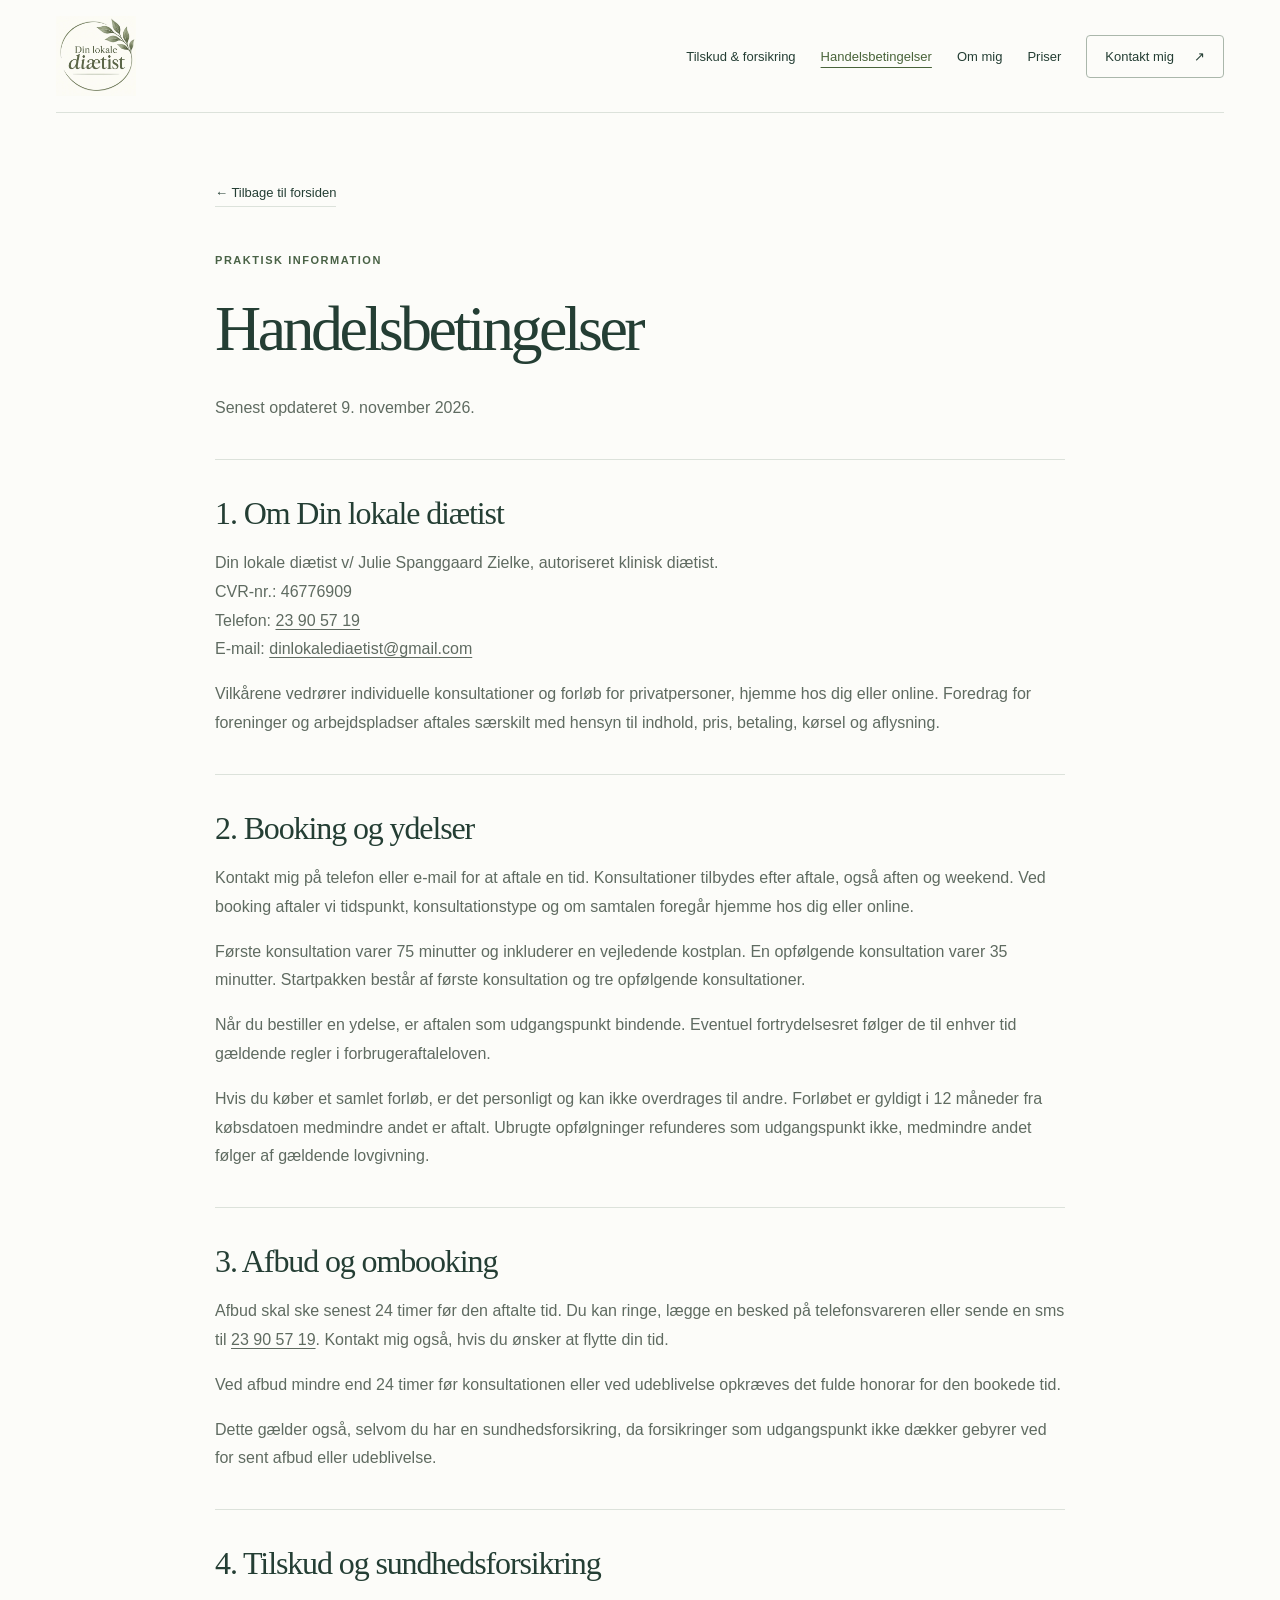
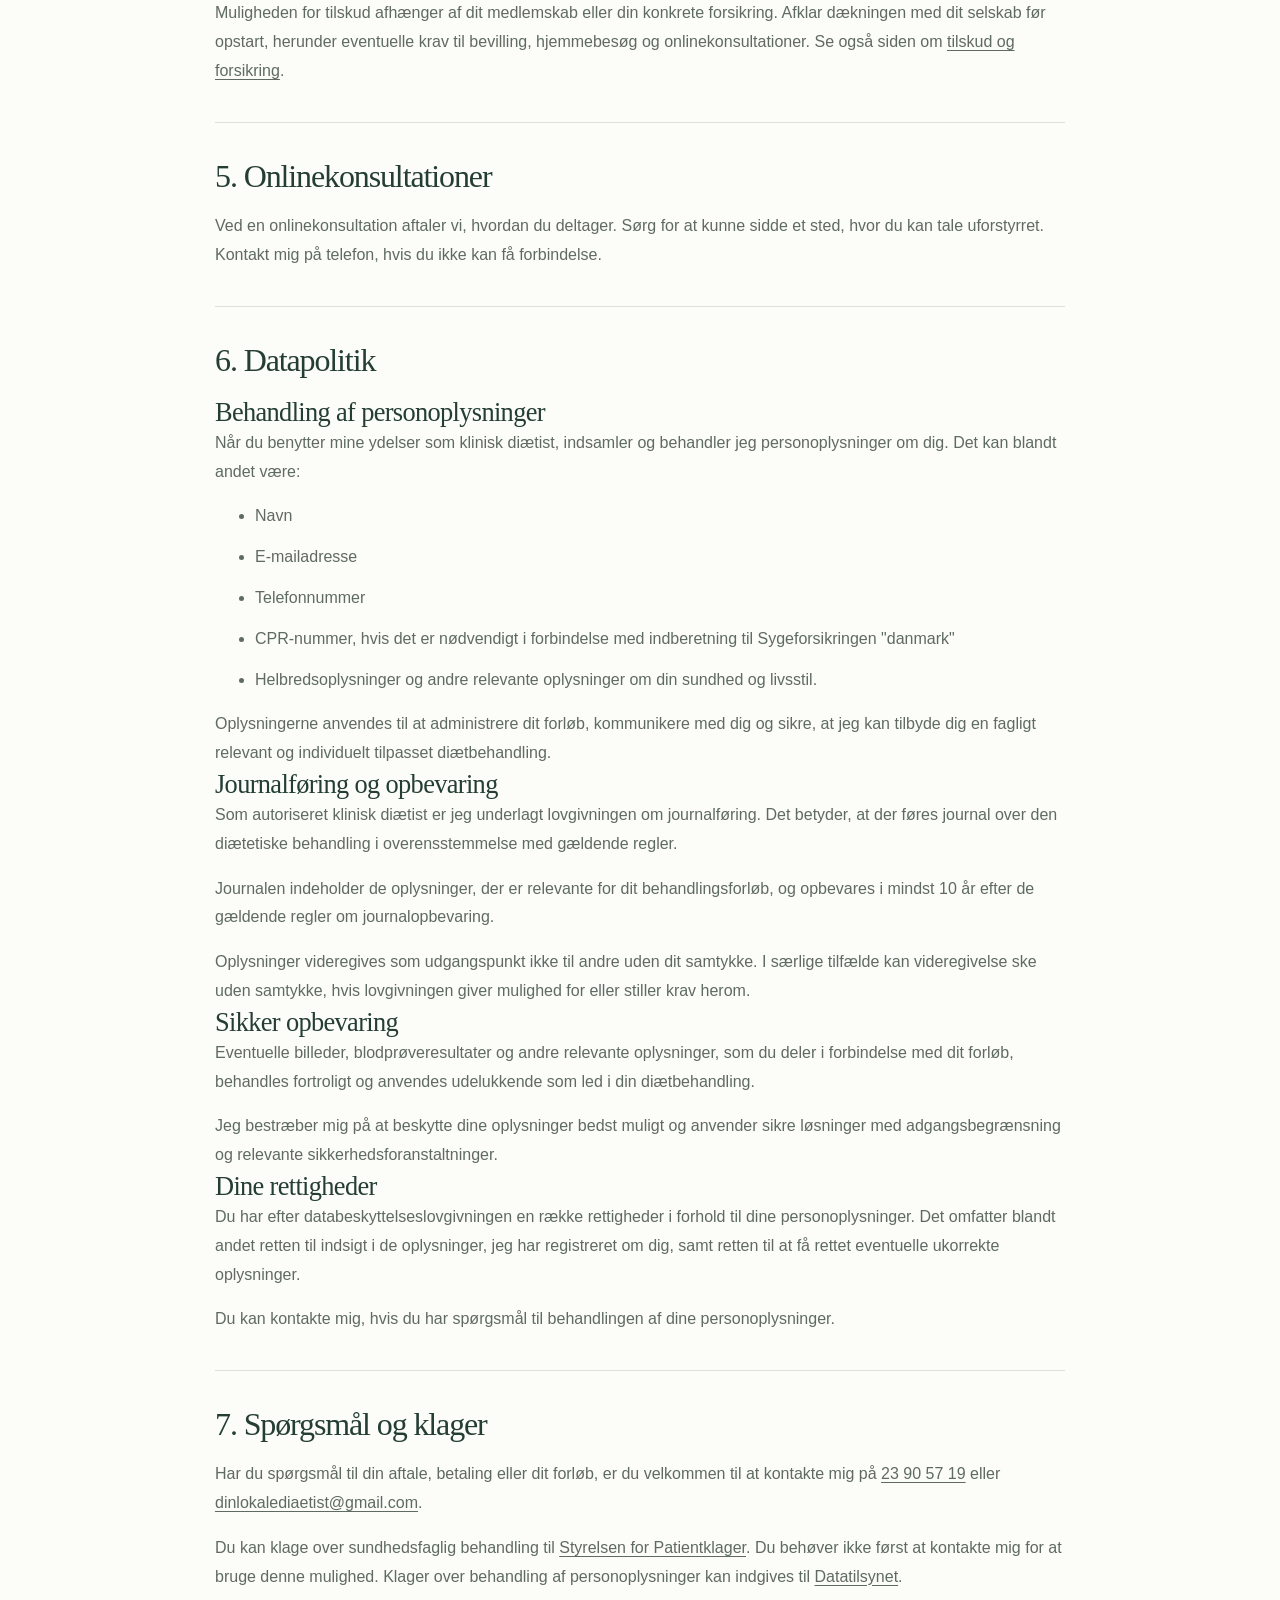
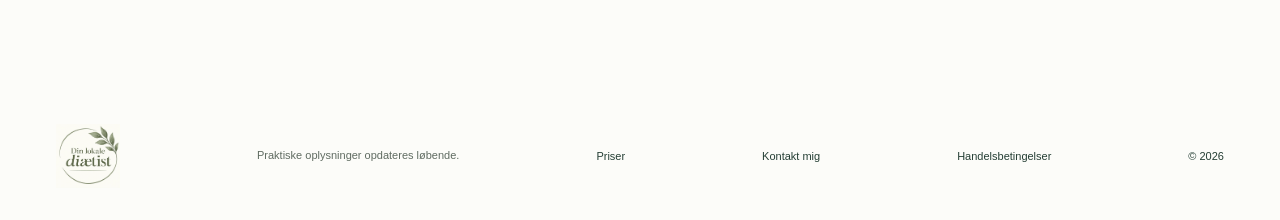
<file: handelsbetingelser.html>
<!DOCTYPE html>
<html lang="da"><head><meta charset="utf-8"><meta name="viewport" content="width=device-width, initial-scale=1"><meta name="description" content="Læs handelsbetingelserne for konsultationer og forløb hos Din lokale diætist, herunder booking, betaling, afbud og kørsel."><meta name="theme-color" content="#254b3c"><title>Handelsbetingelser | Din lokale diætist</title>
  <link rel="canonical" href="https://dinlokalediaetist.dk/handelsbetingelser.html">
  <link rel="icon" href="favicon.ico" sizes="16x16 32x32 48x48">
  <link rel="icon" type="image/png" href="favicon.png" sizes="96x96">
  <link rel="apple-touch-icon" href="apple-touch-icon.png" sizes="180x180">
  <link rel="stylesheet" href="styles.css?v=20261117-sitelinks"></head><body>
<a class="skip-link" href="#indhold">Gå til indhold</a>
<header class="site-header wrap">
  <a class="brand" href="index.html" aria-label="Din lokale diætist – forside"><img class="brand-logo" src="images/logo.jpg" alt="Din lokale diætist" width="80" height="80" decoding="async"></a>
  <nav aria-label="Hovedmenu">
    <a href="tilskud-og-forsikring.html">Tilskud &amp; forsikring</a>
    <a href="handelsbetingelser.html" aria-current="page">Handelsbetingelser</a>
    <a href="index.html#om-mig">Om mig</a>
    <a href="priser.html">Priser</a>
    <a class="nav-contact" href="kontakt.html">Kontakt mig <span aria-hidden="true">↗</span></a>
  </nav>
</header>
<main class="document wrap" id="indhold">
  <a class="back-link" href="index.html">← Tilbage til forsiden</a>
  <p class="eyebrow">Praktisk information</p>
  <h1>Handelsbetingelser</h1>
  <p>Senest opdateret <time datetime="2026-11-09">9. november 2026</time>.</p>

  <section aria-labelledby="kontakt">
    <h2 id="kontakt">1. Om Din lokale diætist</h2>
    <p>Din lokale diætist v/ Julie Spanggaard Zielke, autoriseret klinisk diætist.<br>CVR-nr.: 46776909<br>Telefon: <a href="tel:+4523905719">23 90 57 19</a><br>E-mail: <a href="mailto:dinlokalediaetist@gmail.com">dinlokalediaetist@gmail.com</a></p>
    <p>Vilkårene vedrører individuelle konsultationer og forløb for privatpersoner, hjemme hos dig eller online. Foredrag for foreninger og arbejdspladser aftales særskilt med hensyn til indhold, pris, betaling, kørsel og aflysning.</p>
  </section>

  <section aria-labelledby="booking">
    <h2 id="booking">2. Booking og ydelser</h2>
    <p>Kontakt mig på telefon eller e-mail for at aftale en tid. Konsultationer tilbydes efter aftale, også aften og weekend. Ved booking aftaler vi tidspunkt, konsultationstype og om samtalen foregår hjemme hos dig eller online.</p>
    <p>Første konsultation varer 75 minutter og inkluderer en vejledende kostplan. En opfølgende konsultation varer 35 minutter. Startpakken består af første konsultation og tre opfølgende konsultationer.</p>
    <p>Når du bestiller en ydelse, er aftalen som udgangspunkt bindende. Eventuel fortrydelsesret følger de til enhver tid gældende regler i forbrugeraftaleloven.</p>
    <p>Hvis du køber et samlet forløb, er det personligt og kan ikke overdrages til andre. Forløbet er gyldigt i 12 måneder fra købsdatoen medmindre andet er aftalt. Ubrugte opfølgninger refunderes som udgangspunkt ikke, medmindre andet følger af gældende lovgivning.</p>
  </section>

  <section aria-labelledby="afbud">
    <h2 id="afbud">3. Afbud og ombooking</h2>
    <p>Afbud skal ske senest 24 timer før den aftalte tid. Du kan ringe, lægge en besked på telefonsvareren eller sende en sms til <a href="tel:+4523905719">23 90 57 19</a>. Kontakt mig også, hvis du ønsker at flytte din tid.</p>
    <p>Ved afbud mindre end 24 timer før konsultationen eller ved udeblivelse opkræves det fulde honorar for den bookede tid.</p>
    <p>Dette gælder også, selvom du har en sundhedsforsikring, da forsikringer som udgangspunkt ikke dækker gebyrer ved for sent afbud eller udeblivelse.</p>
  </section>

  <section aria-labelledby="tilskud">
    <h2 id="tilskud">4. Tilskud og sundhedsforsikring</h2>
    <p>Muligheden for tilskud afhænger af dit medlemskab eller din konkrete forsikring. Afklar dækningen med dit selskab før opstart, herunder eventuelle krav til bevilling, hjemmebesøg og onlinekonsultationer. Se også siden om <a href="tilskud-og-forsikring.html">tilskud og forsikring</a>.</p>
  </section>

  <section aria-labelledby="online">
    <h2 id="online">5. Onlinekonsultationer</h2>
    <p>Ved en onlinekonsultation aftaler vi, hvordan du deltager. Sørg for at kunne sidde et sted, hvor du kan tale uforstyrret. Kontakt mig på telefon, hvis du ikke kan få forbindelse.</p>
  </section>

  <section aria-labelledby="personoplysninger">
    <h2 id="personoplysninger">6. Datapolitik</h2>
    <h3>Behandling af personoplysninger</h3>
    <p>Når du benytter mine ydelser som klinisk diætist, indsamler og behandler jeg personoplysninger om dig. Det kan blandt andet være:</p>
    <ul>
      <li>Navn</li>
      <li>E-mailadresse</li>
      <li>Telefonnummer</li>
      <li>CPR-nummer, hvis det er nødvendigt i forbindelse med indberetning til Sygeforsikringen "danmark"</li>
      <li>Helbredsoplysninger og andre relevante oplysninger om din sundhed og livsstil.</li>
    </ul>
    <p>Oplysningerne anvendes til at administrere dit forløb, kommunikere med dig og sikre, at jeg kan tilbyde dig en fagligt relevant og individuelt tilpasset diætbehandling.</p>

    <h3>Journalføring og opbevaring</h3>
    <p>Som autoriseret klinisk diætist er jeg underlagt lovgivningen om journalføring. Det betyder, at der føres journal over den diætetiske behandling i overensstemmelse med gældende regler.</p>
    <p>Journalen indeholder de oplysninger, der er relevante for dit behandlingsforløb, og opbevares i mindst 10 år efter de gældende regler om journalopbevaring.</p>
    <p>Oplysninger videregives som udgangspunkt ikke til andre uden dit samtykke. I særlige tilfælde kan videregivelse ske uden samtykke, hvis lovgivningen giver mulighed for eller stiller krav herom.</p>

    <h3>Sikker opbevaring</h3>
    <p>Eventuelle billeder, blodprøveresultater og andre relevante oplysninger, som du deler i forbindelse med dit forløb, behandles fortroligt og anvendes udelukkende som led i din diætbehandling.</p>
    <p>Jeg bestræber mig på at beskytte dine oplysninger bedst muligt og anvender sikre løsninger med adgangsbegrænsning og relevante sikkerhedsforanstaltninger.</p>

    <h3>Dine rettigheder</h3>
    <p>Du har efter databeskyttelseslovgivningen en række rettigheder i forhold til dine personoplysninger. Det omfatter blandt andet retten til indsigt i de oplysninger, jeg har registreret om dig, samt retten til at få rettet eventuelle ukorrekte oplysninger.</p>
    <p>Du kan kontakte mig, hvis du har spørgsmål til behandlingen af dine personoplysninger.</p>
  </section>

  <section aria-labelledby="klager">
    <h2 id="klager">7. Spørgsmål og klager</h2>
    <p>Har du spørgsmål til din aftale, betaling eller dit forløb, er du velkommen til at kontakte mig på <a href="tel:+4523905719">23 90 57 19</a> eller <a href="mailto:dinlokalediaetist@gmail.com">dinlokalediaetist@gmail.com</a>.</p>
    <p>Du kan klage over sundhedsfaglig behandling til <a href="https://www.stpk.dk/borgere/klag-over-en-behandling/klag-over-en-behandling/">Styrelsen for Patientklager</a>. Du behøver ikke først at kontakte mig for at bruge denne mulighed. Klager over behandling af personoplysninger kan indgives til <a href="https://www.datatilsynet.dk/borger/klage-til-datatilsynet">Datatilsynet</a>.</p>
  </section>
</main>
<footer class="site-footer wrap"><a class="footer-brand" href="index.html" aria-label="Din lokale diætist – forside"><img class="brand-logo" src="images/logo.jpg" alt="Din lokale diætist" width="64" height="64" loading="lazy" decoding="async"></a><p>Praktiske oplysninger opdateres løbende.</p><a href="priser.html">Priser</a><a href="kontakt.html">Kontakt mig</a><a href="handelsbetingelser.html">Handelsbetingelser</a><span>© 2026</span></footer>
</body></html>
</file>
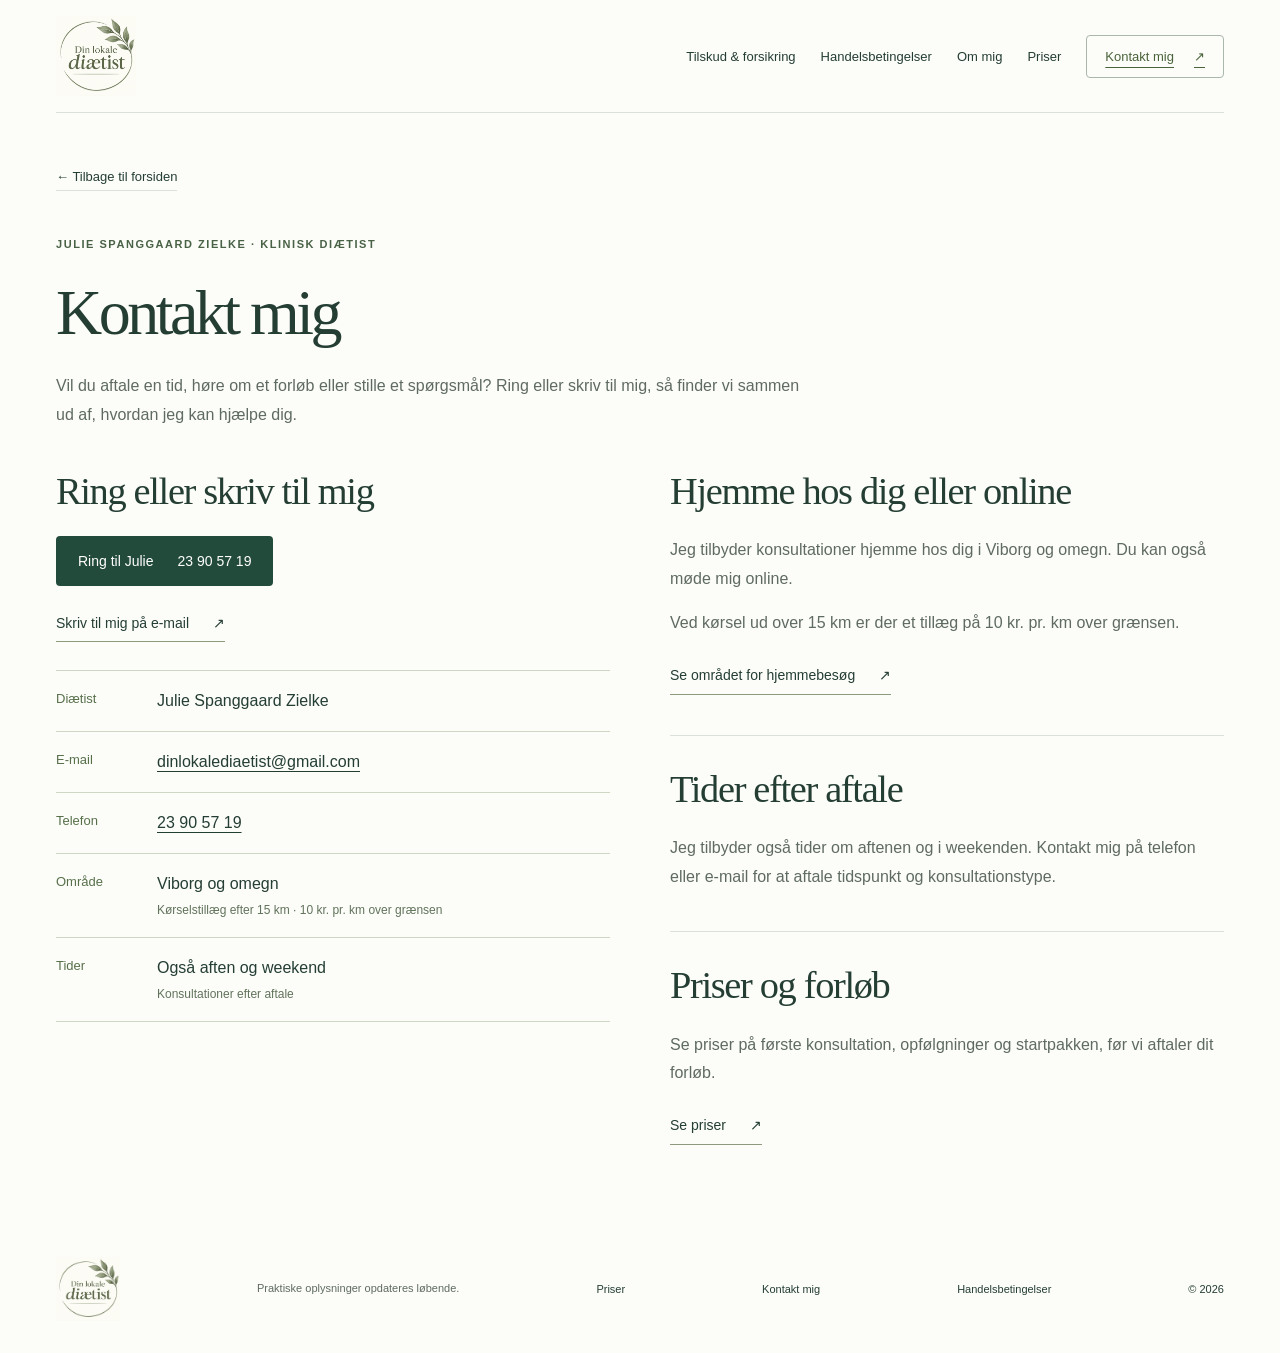
<file: kontakt.html>
<!DOCTYPE html>
<html lang="da">
<head>
  <meta charset="utf-8">
  <meta name="viewport" content="width=device-width, initial-scale=1">
  <meta name="description" content="Kontakt klinisk diætist Julie Spanggaard Zielke på 23 90 57 19 eller dinlokalediaetist@gmail.com. Hjemmebesøg nær Viborg og samtaler online.">
  <meta name="theme-color" content="#254b3c">
  <title>Kontakt mig | Din lokale diætist</title>
  <link rel="canonical" href="https://dinlokalediaetist.dk/kontakt.html">
  <link rel="icon" href="favicon.ico" sizes="16x16 32x32 48x48">
  <link rel="icon" type="image/png" href="favicon.png" sizes="96x96">
  <link rel="apple-touch-icon" href="apple-touch-icon.png" sizes="180x180">
  <link rel="stylesheet" href="styles.css?v=20261117-sitelinks">
</head>
<body>
<a class="skip-link" href="#indhold">Gå til indhold</a>
<header class="site-header wrap">
  <a class="brand" href="index.html" aria-label="Din lokale diætist – forside"><img class="brand-logo" src="images/logo.jpg" alt="Din lokale diætist" width="80" height="80" decoding="async"></a>
  <nav aria-label="Hovedmenu">
    <a href="tilskud-og-forsikring.html">Tilskud &amp; forsikring</a>
    <a href="handelsbetingelser.html">Handelsbetingelser</a>
    <a href="index.html#om-mig">Om mig</a>
    <a href="priser.html">Priser</a>
    <a class="nav-contact" href="kontakt.html" aria-current="page">Kontakt mig <span aria-hidden="true">↗</span></a>
  </nav>
</header>
<main class="detail-page wrap" id="indhold">
  <div class="page-intro">
    <a class="back-link" href="index.html">← Tilbage til forsiden</a>
    <p class="eyebrow">Julie Spanggaard Zielke · Klinisk diætist</p>
    <h1>Kontakt mig</h1>
    <p>Vil du aftale en tid, høre om et forløb eller stille et spørgsmål? Ring eller skriv til mig, så finder vi sammen ud af, hvordan jeg kan hjælpe dig.</p>
  </div>
  <div class="contact-page-grid">
    <section class="page-section" aria-labelledby="contact-information">
      <h2 id="contact-information">Ring eller skriv til mig</h2>
      <a class="button button-dark" href="tel:+4523905719">Ring til Julie <span>23 90 57 19</span></a>
      <a class="text-link" href="mailto:dinlokalediaetist@gmail.com">Skriv til mig på e-mail <span aria-hidden="true">↗</span></a>
      <dl class="contact-details"><div><dt>Diætist</dt><dd>Julie Spanggaard Zielke</dd></div><div><dt>E-mail</dt><dd><a href="mailto:dinlokalediaetist@gmail.com">dinlokalediaetist@gmail.com</a></dd></div><div><dt>Telefon</dt><dd><a href="tel:+4523905719">23 90 57 19</a></dd></div><div><dt>Område</dt><dd>Viborg og omegn<span>Kørselstillæg efter 15 km · 10 kr. pr. km over grænsen</span></dd></div><div><dt>Tider</dt><dd>Også aften og weekend<span>Konsultationer efter aftale</span></dd></div></dl>
    </section>
    <div>
      <section class="page-section" aria-labelledby="home-visits">
        <h2 id="home-visits">Hjemme hos dig eller online</h2>
        <p>Jeg tilbyder konsultationer hjemme hos dig i Viborg og omegn. Du kan også møde mig online.</p>
        <p>Ved kørsel ud over 15 km er der et tillæg på 10 kr. pr. km over grænsen.</p>
        <a class="text-link" href="index.html#kontakt">Se området for hjemmebesøg <span aria-hidden="true">↗</span></a>
      </section>
      <section class="page-section" aria-labelledby="appointment-times">
        <h2 id="appointment-times">Tider efter aftale</h2>
        <p>Jeg tilbyder også tider om aftenen og i weekenden. Kontakt mig på telefon eller e-mail for at aftale tidspunkt og konsultationstype.</p>
      </section>
      <section class="page-section" aria-labelledby="contact-prices">
        <h2 id="contact-prices">Priser og forløb</h2>
        <p>Se priser på første konsultation, opfølgninger og startpakken, før vi aftaler dit forløb.</p>
        <a class="text-link" href="priser.html">Se priser <span aria-hidden="true">↗</span></a>
      </section>
    </div>
  </div>
</main>
<footer class="site-footer wrap"><a class="footer-brand" href="index.html" aria-label="Din lokale diætist – forside"><img class="brand-logo" src="images/logo.jpg" alt="Din lokale diætist" width="64" height="64" loading="lazy" decoding="async"></a><p>Praktiske oplysninger opdateres løbende.</p><a href="priser.html">Priser</a><a href="kontakt.html">Kontakt mig</a><a href="handelsbetingelser.html">Handelsbetingelser</a><span>© 2026</span></footer>
</body>
</html>
</file>
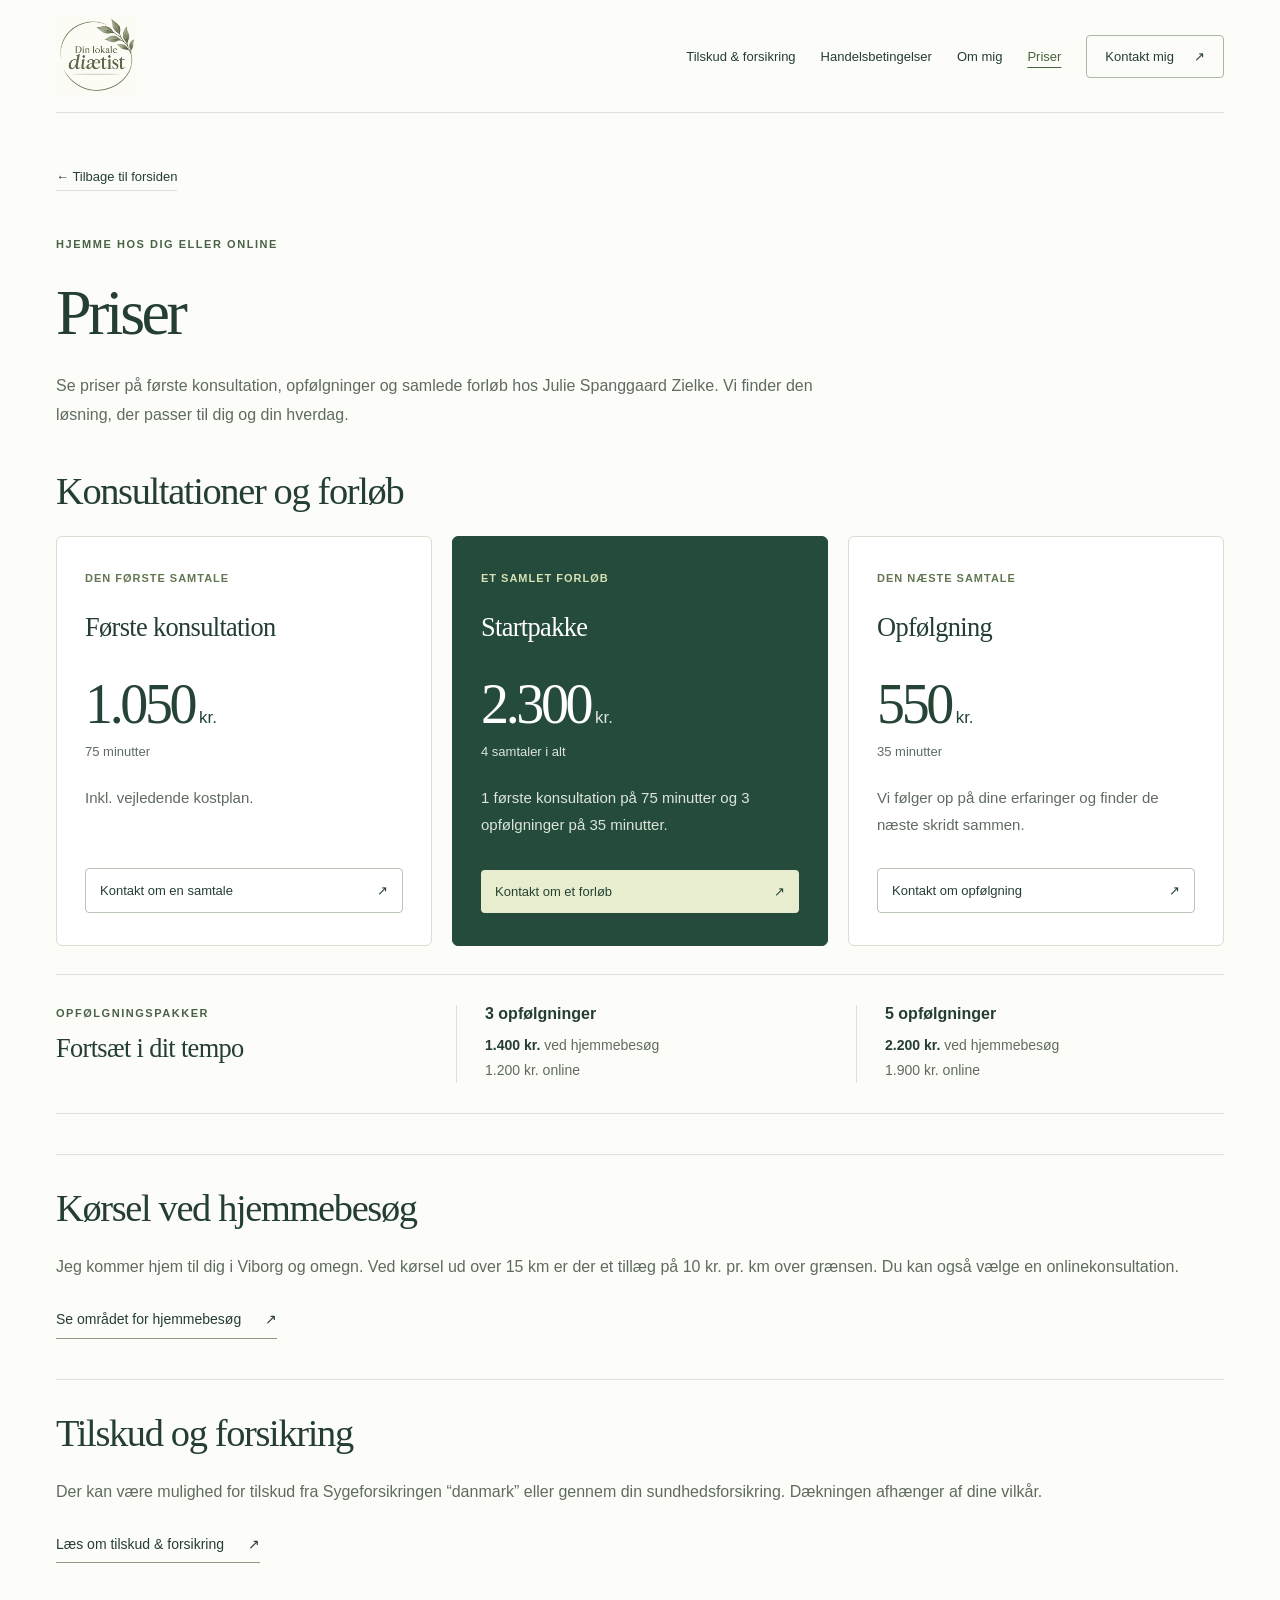
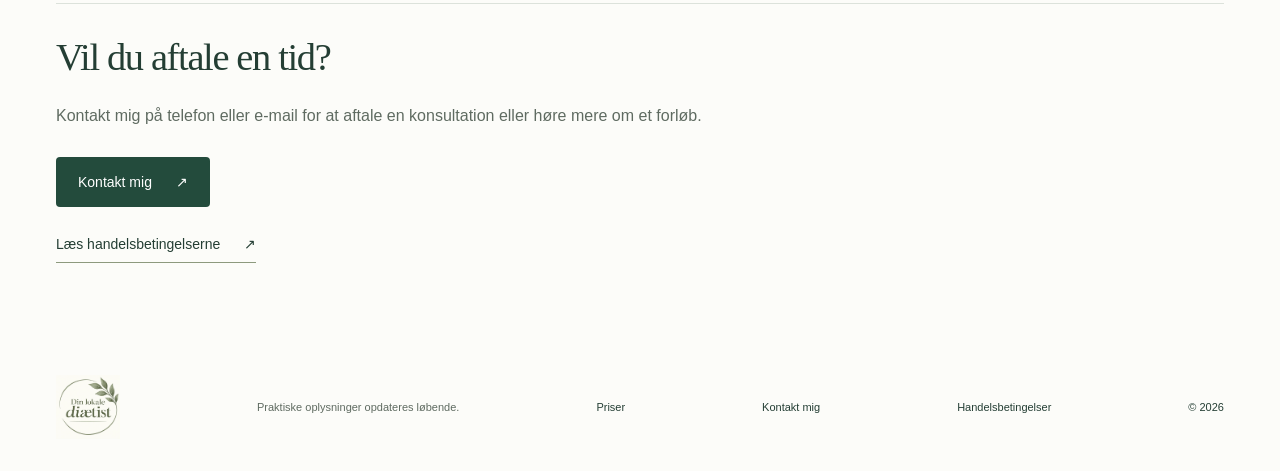
<file: priser.html>
<!DOCTYPE html>
<html lang="da">
<head>
  <meta charset="utf-8">
  <meta name="viewport" content="width=device-width, initial-scale=1">
  <meta name="description" content="Se priser på diætistkonsultationer, opfølgninger og forløb hos Julie Spanggaard Zielke. Hjemmebesøg i Viborg og omegn eller online.">
  <meta name="theme-color" content="#254b3c">
  <title>Priser | Din lokale diætist</title>
  <link rel="canonical" href="https://dinlokalediaetist.dk/priser.html">
  <link rel="icon" href="favicon.ico" sizes="16x16 32x32 48x48">
  <link rel="icon" type="image/png" href="favicon.png" sizes="96x96">
  <link rel="apple-touch-icon" href="apple-touch-icon.png" sizes="180x180">
  <link rel="stylesheet" href="styles.css?v=20261117-sitelinks">
</head>
<body>
<a class="skip-link" href="#indhold">Gå til indhold</a>
<header class="site-header wrap">
  <a class="brand" href="index.html" aria-label="Din lokale diætist – forside"><img class="brand-logo" src="images/logo.jpg" alt="Din lokale diætist" width="80" height="80" decoding="async"></a>
  <nav aria-label="Hovedmenu">
    <a href="tilskud-og-forsikring.html">Tilskud &amp; forsikring</a>
    <a href="handelsbetingelser.html">Handelsbetingelser</a>
    <a href="index.html#om-mig">Om mig</a>
    <a href="priser.html" aria-current="page">Priser</a>
    <a class="nav-contact" href="kontakt.html">Kontakt mig <span aria-hidden="true">↗</span></a>
  </nav>
</header>
<main class="detail-page wrap" id="indhold">
  <div class="page-intro">
    <a class="back-link" href="index.html">← Tilbage til forsiden</a>
    <p class="eyebrow">Hjemme hos dig eller online</p>
    <h1>Priser</h1>
    <p>Se priser på første konsultation, opfølgninger og samlede forløb hos Julie Spanggaard Zielke. Vi finder den løsning, der passer til dig og din hverdag.</p>
  </div>
  <section class="page-section" aria-labelledby="consultation-prices">
    <h2 id="consultation-prices">Konsultationer og forløb</h2>
    <div class="price-grid">
      <article class="price-card"><p class="price-type">Den første samtale</p><h3>Første konsultation</h3><p class="price"><strong>1.050</strong> kr.</p><p class="duration">75 minutter</p><p>Inkl. vejledende kostplan.</p><a class="button button-outline" href="kontakt.html">Kontakt om en samtale <span aria-hidden="true">↗</span></a></article>
      <article class="price-card featured"><p class="price-type">Et samlet forløb</p><h3>Startpakke</h3><p class="price"><strong>2.300</strong> kr.</p><p class="duration">4 samtaler i alt</p><p>1 første konsultation på 75 minutter og 3 opfølgninger på 35 minutter.</p><a class="button button-light" href="kontakt.html">Kontakt om et forløb <span aria-hidden="true">↗</span></a></article>
      <article class="price-card"><p class="price-type">Den næste samtale</p><h3>Opfølgning</h3><p class="price"><strong>550</strong> kr.</p><p class="duration">35 minutter</p><p>Vi følger op på dine erfaringer og finder de næste skridt sammen.</p><a class="button button-outline" href="kontakt.html">Kontakt om opfølgning <span aria-hidden="true">↗</span></a></article>
    </div>
    <div class="followup-packages"><div><p class="eyebrow">Opfølgningspakker</p><h3>Fortsæt i dit tempo</h3></div><div class="package"><h4>3 opfølgninger</h4><p><strong>1.400 kr.</strong> ved hjemmebesøg</p><p>1.200 kr. online</p></div><div class="package"><h4>5 opfølgninger</h4><p><strong>2.200 kr.</strong> ved hjemmebesøg</p><p>1.900 kr. online</p></div></div>
  </section>
  <section class="page-section" aria-labelledby="travel-prices">
    <h2 id="travel-prices">Kørsel ved hjemmebesøg</h2>
    <p>Jeg kommer hjem til dig i Viborg og omegn. Ved kørsel ud over 15 km er der et tillæg på 10 kr. pr. km over grænsen. Du kan også vælge en onlinekonsultation.</p>
    <a class="text-link" href="index.html#kontakt">Se området for hjemmebesøg <span aria-hidden="true">↗</span></a>
  </section>
  <section class="page-section" aria-labelledby="subsidy-prices">
    <h2 id="subsidy-prices">Tilskud og forsikring</h2>
    <p>Der kan være mulighed for tilskud fra Sygeforsikringen “danmark” eller gennem din sundhedsforsikring. Dækningen afhænger af dine vilkår.</p>
    <a class="text-link" href="tilskud-og-forsikring.html">Læs om tilskud &amp; forsikring <span aria-hidden="true">↗</span></a>
  </section>
  <section class="page-section" aria-labelledby="book-consultation">
    <h2 id="book-consultation">Vil du aftale en tid?</h2>
    <p>Kontakt mig på telefon eller e-mail for at aftale en konsultation eller høre mere om et forløb.</p>
    <a class="button button-dark contact-call" href="kontakt.html">Kontakt mig <span aria-hidden="true">↗</span></a>
    <a class="text-link" href="handelsbetingelser.html">Læs handelsbetingelserne <span aria-hidden="true">↗</span></a>
  </section>
</main>
<footer class="site-footer wrap"><a class="footer-brand" href="index.html" aria-label="Din lokale diætist – forside"><img class="brand-logo" src="images/logo.jpg" alt="Din lokale diætist" width="64" height="64" loading="lazy" decoding="async"></a><p>Praktiske oplysninger opdateres løbende.</p><a href="priser.html">Priser</a><a href="kontakt.html">Kontakt mig</a><a href="handelsbetingelser.html">Handelsbetingelser</a><span>© 2026</span></footer>
</body>
</html>
</file>
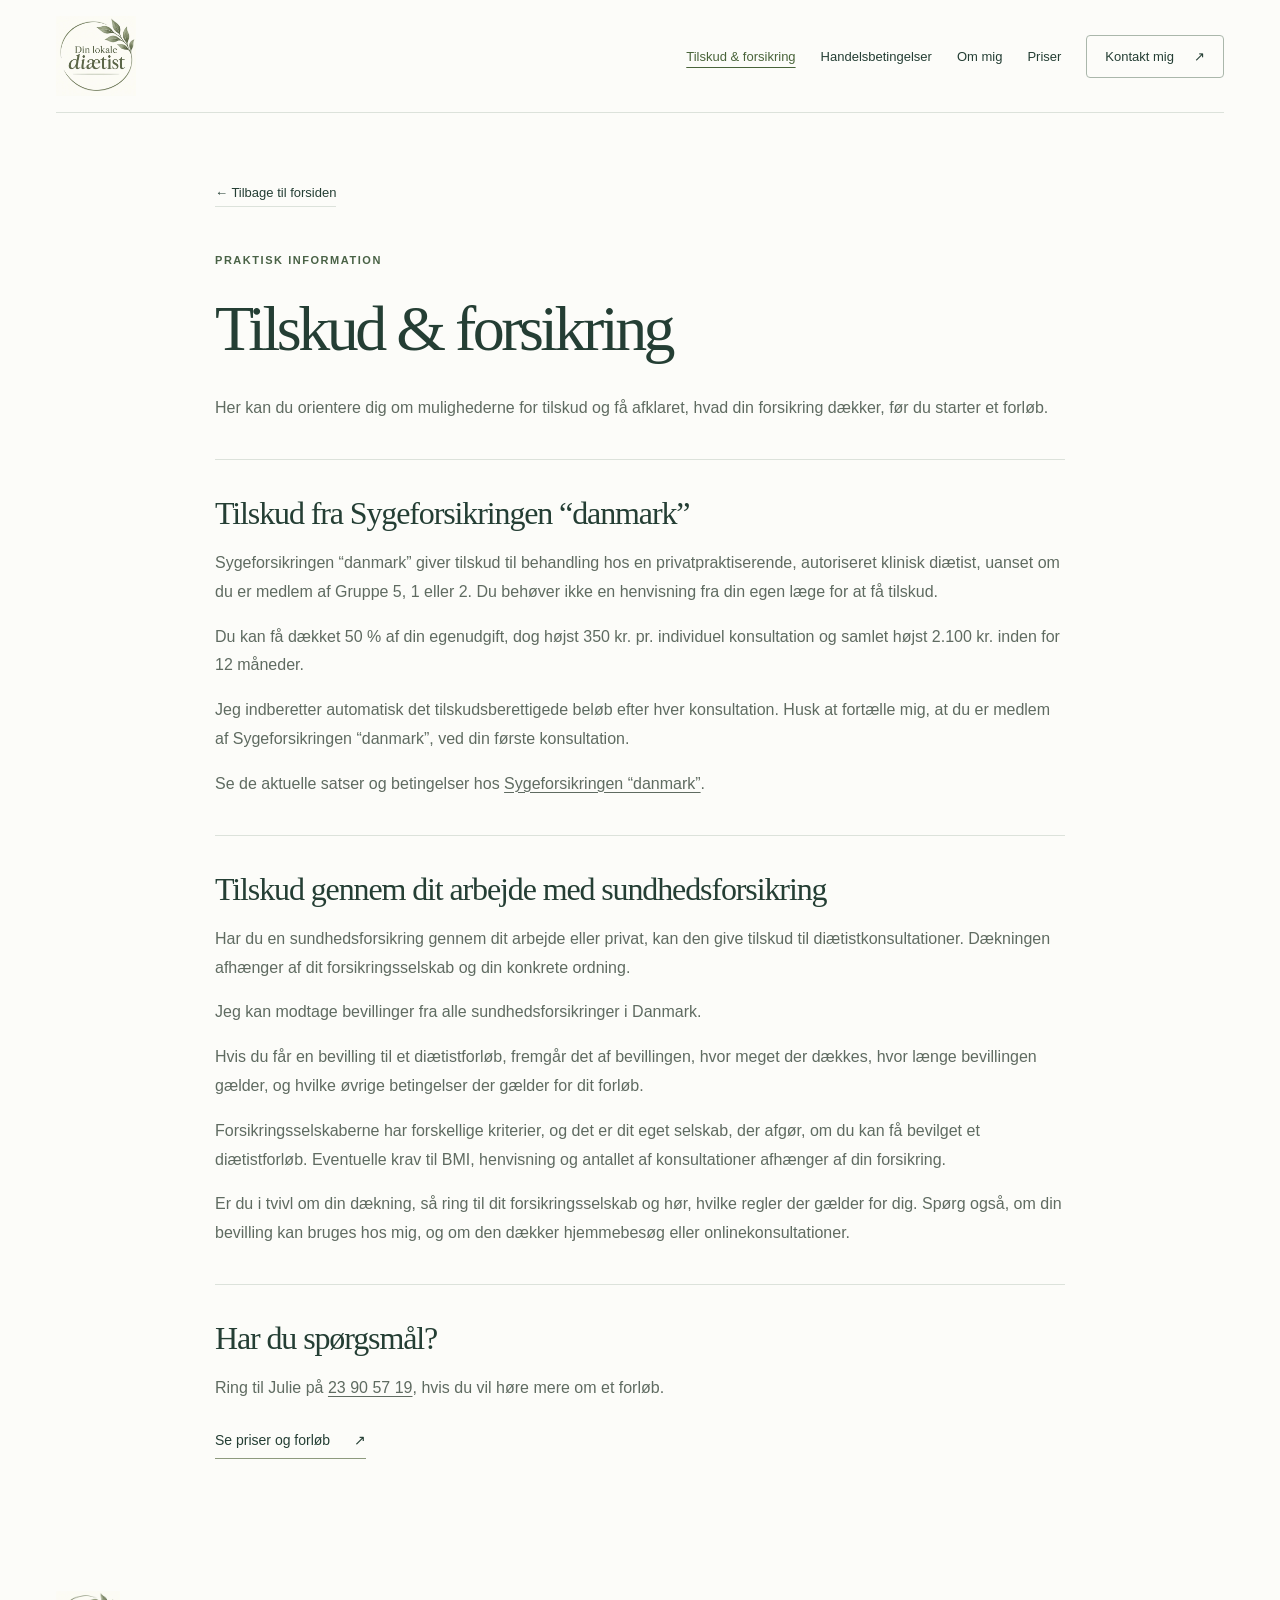
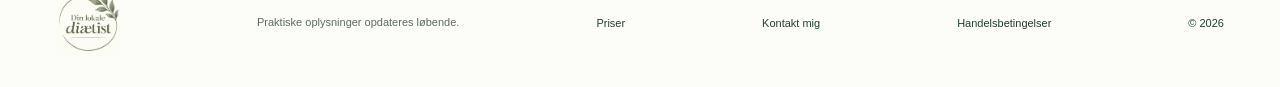
<file: tilskud-og-forsikring.html>
<!DOCTYPE html>
<html lang="da"><head><meta charset="utf-8"><meta name="viewport" content="width=device-width, initial-scale=1"><meta name="description" content="Læs om tilskud fra Sygeforsikringen “danmark” og sundhedsforsikring til diætistkonsultationer hos Julie Spanggaard Zielke."><meta name="theme-color" content="#254b3c"><title>Tilskud &amp; forsikring | Din lokale diætist</title>
  <link rel="canonical" href="https://dinlokalediaetist.dk/tilskud-og-forsikring.html">
  <link rel="icon" href="favicon.ico" sizes="16x16 32x32 48x48">
  <link rel="icon" type="image/png" href="favicon.png" sizes="96x96">
  <link rel="apple-touch-icon" href="apple-touch-icon.png" sizes="180x180">
  <link rel="stylesheet" href="styles.css?v=20261117-sitelinks"></head><body>
<a class="skip-link" href="#indhold">Gå til indhold</a>
<header class="site-header wrap">
  <a class="brand" href="index.html" aria-label="Din lokale diætist – forside"><img class="brand-logo" src="images/logo.jpg" alt="Din lokale diætist" width="80" height="80" decoding="async"></a>
  <nav aria-label="Hovedmenu">
    <a href="tilskud-og-forsikring.html" aria-current="page">Tilskud &amp; forsikring</a>
    <a href="handelsbetingelser.html">Handelsbetingelser</a>
    <a href="index.html#om-mig">Om mig</a>
    <a href="priser.html">Priser</a>
    <a class="nav-contact" href="kontakt.html">Kontakt mig <span aria-hidden="true">↗</span></a>
  </nav>
</header>
<main class="document wrap" id="indhold"><a class="back-link" href="index.html">← Tilbage til forsiden</a><p class="eyebrow">Praktisk information</p><h1>Tilskud &amp; forsikring</h1>
<p>Her kan du orientere dig om mulighederne for tilskud og få afklaret, hvad din forsikring dækker, før du starter et forløb.</p>
<section aria-labelledby="danmark">
  <h2 id="danmark">Tilskud fra Sygeforsikringen “danmark”</h2>
  <p>Sygeforsikringen “danmark” giver tilskud til behandling hos en privatpraktiserende, autoriseret klinisk diætist, uanset om du er medlem af Gruppe 5, 1 eller 2. Du behøver ikke en henvisning fra din egen læge for at få tilskud.</p>
  <p>Du kan få dækket 50 % af din egenudgift, dog højst 350 kr. pr. individuel konsultation og samlet højst 2.100 kr. inden for 12 måneder.</p>
  <p>Jeg indberetter automatisk det tilskudsberettigede beløb efter hver konsultation. Husk at fortælle mig, at du er medlem af Sygeforsikringen “danmark”, ved din første konsultation.</p>
  <p>Se de aktuelle satser og betingelser hos <a href="https://www.sygeforsikring.dk/tilskud/kliniske">Sygeforsikringen “danmark”</a>.</p>
</section>
<section aria-labelledby="forsikring">
  <h2 id="forsikring">Tilskud gennem dit arbejde med sundhedsforsikring</h2>
  <p>Har du en sundhedsforsikring gennem dit arbejde eller privat, kan den give tilskud til diætistkonsultationer. Dækningen afhænger af dit forsikringsselskab og din konkrete ordning.</p>
  <p>Jeg kan modtage bevillinger fra alle sundhedsforsikringer i Danmark.</p>
  <p>Hvis du får en bevilling til et diætistforløb, fremgår det af bevillingen, hvor meget der dækkes, hvor længe bevillingen gælder, og hvilke øvrige betingelser der gælder for dit forløb.</p>
  <p>Forsikringsselskaberne har forskellige kriterier, og det er dit eget selskab, der afgør, om du kan få bevilget et diætistforløb. Eventuelle krav til BMI, henvisning og antallet af konsultationer afhænger af din forsikring.</p>
  <p>Er du i tvivl om din dækning, så ring til dit forsikringsselskab og hør, hvilke regler der gælder for dig. Spørg også, om din bevilling kan bruges hos mig, og om den dækker hjemmebesøg eller onlinekonsultationer.</p>
</section>
<section aria-labelledby="spoergsmaal"><h2 id="spoergsmaal">Har du spørgsmål?</h2><p>Ring til Julie på <a href="tel:+4523905719">23 90 57 19</a>, hvis du vil høre mere om et forløb.</p><a class="text-link" href="priser.html">Se priser og forløb <span aria-hidden="true">↗</span></a></section>
</main>
<footer class="site-footer wrap"><a class="footer-brand" href="index.html" aria-label="Din lokale diætist – forside"><img class="brand-logo" src="images/logo.jpg" alt="Din lokale diætist" width="64" height="64" loading="lazy" decoding="async"></a><p>Praktiske oplysninger opdateres løbende.</p><a href="priser.html">Priser</a><a href="kontakt.html">Kontakt mig</a><a href="handelsbetingelser.html">Handelsbetingelser</a><span>© 2026</span></footer>
</body></html>
</file>
<file: styles.css>
:root{--background:#fcfcf9;--foreground:#243e34;--primary:#234b3c;--primary-foreground:#fff;--border:#dce2db;--ring:#426f57;--muted:#eff2eb;--muted-foreground:#5f6b61;--accent:#dae3b8;--card:#fff;--radius:.5rem}
*{box-sizing:border-box}
html{scroll-behavior:smooth;scroll-padding-top:30px}
body{margin:0;background:var(--background);color:var(--foreground);font-family:Arial,Helvetica,sans-serif;font-size:16px;-webkit-font-smoothing:antialiased}
a{color:inherit;text-decoration:none;-webkit-tap-highlight-color:transparent}
a:focus-visible{outline:3px solid var(--ring);outline-offset:6px}
p{line-height:1.8;margin:0;color:var(--muted-foreground)}
h1,h2,h3,h4{margin:0;font-weight:400}
h1,h2,h3,.statement{font-family:Georgia,'Times New Roman',serif}
h1,h2{letter-spacing:-.055em;line-height:1.1}
h1{font-size:clamp(3.5rem,5.7vw,5.6rem)}
h2{font-size:clamp(2.6rem,4vw,4rem)}
h3{font-size:1.65rem;letter-spacing:-.025em;line-height:1.25}
h4{font-weight:600;font-size:1rem}
em{font-weight:400;color:#607446}
img{display:block;width:100%;object-fit:cover}
.wrap{width:min(1220px,calc(100% - 112px));margin-inline:auto}
.site-header{display:flex;justify-content:space-between;align-items:center;gap:32px;min-height:112px;padding-block:16px;border-bottom:1px solid var(--border)}
.brand{display:block;width:80px;flex-shrink:0}
.brand-logo{width:80px;max-width:100%;height:auto;aspect-ratio:1;object-fit:contain}
.site-header nav{display:flex;align-items:center;gap:25px;font-size:13px}
.site-header nav>a:hover,.site-header nav>a[aria-current="page"]{color:#49643a;text-decoration:underline;text-underline-offset:6px}
.nav-contact{display:flex;align-items:center;gap:20px;border:1px solid #aab7ab;border-radius:4px;padding:13px 18px}
.hero{display:grid;grid-template-columns:1fr 1fr;gap:60px;padding-top:48px;padding-bottom:42px;align-items:center}
.eyebrow{font-size:11px;font-weight:600;letter-spacing:.14em;text-transform:uppercase;color:#496246;display:flex;gap:9px;align-items:center;margin-bottom:24px;line-height:1.6}
.small-dot{width:6px;height:6px;border-radius:50%;background:#738b4a;display:inline-block;flex-shrink:0}
.hero-subtitle{font-size:1.4rem;letter-spacing:-.025em;margin-top:28px}
.hero-description{max-width:450px;font-size:17px;line-height:1.85;margin:14px 0 27px}
.button{display:flex;align-items:center;justify-content:space-between;gap:24px;width:fit-content;padding:17px 22px;border-radius:4px;font-size:14px;font-weight:500;transition:background .2s,transform .2s}
.button:hover{transform:translateY(-2px)}
.button-dark{background:var(--primary);color:var(--primary-foreground)}
.button-dark:hover{background:#163c2c}
.hero-note{display:flex;align-items:center;gap:12px;font-size:12px;color:#687464;margin-top:28px}
.note-line{width:24px;height:1px;background:#8d9d80;flex-shrink:0}
.hero-visual{position:relative;padding-bottom:25px}
.hero-image{height:540px;border-radius:180px 8px 8px 8px;object-position:53% center}
.image-caption{position:absolute;right:-18px;bottom:64px;padding:22px 30px;background:#edf1db;border-radius:5px;box-shadow:0 4px 24px #15301c0a;font-family:Georgia,serif;font-size:25px;line-height:1.25;transform:rotate(-3deg)}
.image-caption em{color:#3e5a37}
.image-label{position:absolute;bottom:0;left:0;letter-spacing:.12em;text-transform:uppercase;font-size:10px;color:#74806d}
.values{border-block:1px solid var(--border);display:flex;align-items:center;justify-content:space-between;gap:20px;padding-block:25px;font-size:14px;color:#556752}
.values>span{display:flex;align-items:center;gap:10px}
.section-space{padding-block:100px}
.intro{display:grid;grid-template-columns:1fr 1fr;gap:75px}
.prose p+p{margin-top:18px}
.section-heading{display:flex;align-items:flex-end;justify-content:space-between;gap:50px;margin-bottom:49px}
.section-heading>p{max-width:340px;font-size:16px}
.section-heading .eyebrow{margin-bottom:19px}
.journey{background:var(--muted)}
.journey-grid{display:grid;grid-template-columns:repeat(3,1fr);gap:40px}
.service{border-top:1px solid #ccd5c7;padding-top:24px}
.step-number{display:block;font-size:11px;letter-spacing:.09em;text-transform:uppercase;color:#57704a;margin-bottom:25px}
.service h3{margin-bottom:16px}
.service p{font-size:15px;line-height:1.85}
.statement{font-size:clamp(1.7rem,2.7vw,2.6rem);line-height:1.4;text-align:center;color:var(--foreground);margin:64px auto 0;max-width:890px}
.help-list{list-style:none;margin:0;padding:0;display:grid;grid-template-columns:repeat(3,1fr);column-gap:36px}
.help-list li{border-top:1px solid var(--border);padding:21px 0;display:flex;align-items:baseline;gap:12px;line-height:1.6}
.help-list li::before{content:'↗';color:#607446;flex-shrink:0}
.talks{display:grid;grid-template-columns:1fr 1.4fr;gap:14px 40px;border:1px solid var(--border);border-radius:var(--radius);padding:32px;margin-top:38px}
.talks .text-link{grid-column:2;margin-top:0}
.approach{display:grid;grid-template-columns:1fr 1fr;background:#edf1e8;border-radius:7px;overflow:hidden}
.approach-image{position:relative;min-height:520px}
.approach-image img{position:absolute;inset:0;height:100%;object-position:center 28%}
.approach-copy{padding:54px 58px}
.approach-copy h2{margin-bottom:24px}
.text-link{font-size:14px;display:flex;align-items:center;gap:24px;margin-top:26px;width:fit-content;padding-bottom:7px;border-bottom:1px solid #8d9a7e;line-height:1.6}
.text-link:hover{color:#49643a;border-color:var(--primary)}
.price-grid{display:grid;grid-template-columns:repeat(3,1fr);gap:20px}
.price-card{display:flex;flex-direction:column;border:1px solid #d7ded2;border-radius:6px;padding:32px 28px;background:var(--card)}
.price-type{font-size:11px;letter-spacing:.09em;text-transform:uppercase;color:#617651;margin-bottom:22px;font-weight:600}
.price{margin-top:24px;color:#254435;font-size:17px}
.price strong{font-family:Georgia,serif;font-size:3.5rem;line-height:1.3;font-weight:400;letter-spacing:-.06em}
.duration{font-size:13px;margin-bottom:20px}
.price-card>p:last-of-type{padding-bottom:30px;font-size:15px}
.price-card .button{width:100%;margin-top:auto;padding:14px;font-size:13px;gap:12px}
.button-outline{border:1px solid #b9c5b5}
.button-outline:hover{background:#eff3e9}
.featured{background:#254b3c;color:#fff;border-color:#254b3c}
.featured p{color:#dce5d9}
.featured .price-type{color:#d8e1b3}
.featured .price strong{color:#fff}
.button-light{background:#e9edcf;color:#254333}
.button-light:hover{background:#f7f9e9}
.followup-packages{display:grid;grid-template-columns:1fr 1fr 1fr;gap:32px;margin-top:28px;padding:30px 0;border-block:1px solid var(--border)}
.followup-packages .eyebrow{margin-bottom:10px}
.package{padding-left:28px;border-left:1px solid var(--border)}
.package h4{margin-bottom:10px}
.package p{font-size:14px}
.package strong{color:var(--foreground)}
.pricing-notes{display:flex;align-items:baseline;justify-content:space-between;gap:30px;margin-top:22px}
.pricing-notes p{font-size:13px;max-width:590px}
.pricing-notes .text-link{margin-top:0;flex-shrink:0}
.contact{background:#eaf0e3;border-top:1px solid #d8e0d0}
.contact-inner{padding-block:80px;display:grid;grid-template-columns:1fr 1fr;gap:80px;align-items:center}
.contact h2{margin-bottom:24px}
.contact-call{margin-top:26px}
.contact-details{margin:28px 0 0}
.contact-details>div{display:grid;grid-template-columns:85px 1fr;padding:18px 0;border-bottom:1px solid #cdd7c4;gap:16px}
.contact-details>div:first-child{border-top:1px solid #cdd7c4}
.contact-details dt{font-size:13px;color:#57704a;line-height:1.6}
.contact-details dd{margin:0;font-size:16px;line-height:1.5;overflow-wrap:anywhere}
.contact-details dd a{text-decoration:underline;text-underline-offset:4px}
.contact-details dd span{display:block;font-size:12px;color:#61735b;margin-top:5px}
.placeholder-label{display:flex;gap:9px;align-items:center;font-size:12px;color:#567045;margin-top:28px}
.area-map{margin:0;background:#f7f8f2;border:1px solid #d5decd;border-radius:var(--radius);overflow:hidden}
.osm-map{position:relative;aspect-ratio:1;overflow:hidden;background:#e8ecdf;isolation:isolate}
.osm-tiles{position:absolute;inset:0;overflow:hidden}
.osm-tiles img{position:absolute;max-width:none;object-fit:fill}
.osm-radius{position:absolute;left:14.285714%;top:14.285714%;width:71.428572%;height:71.428572%;border:2px solid #234b3c;border-radius:50%;background:rgb(86 126 65 / 12%);pointer-events:none}
.osm-towns{position:absolute;inset:0;pointer-events:none}
.osm-town{position:absolute;transform:translate(-50%,-50%);background:none;color:#243e34;font-size:15px;font-weight:600;line-height:1.4;white-space:nowrap;text-shadow:0 1px 2px #fff,0 -1px 2px #fff}
.osm-town-start{transform:translate(0,-50%)}
.osm-town-end{transform:translate(calc(-50% - 12px),-50%)}
.osm-town-east{transform:translate(18px,-50%)}
.osm-town-right{transform:translate(-100%,-140%)}
.osm-attribution{position:absolute;right:0;bottom:0;padding:4px 6px;background:#ffffffed;color:#243e34;font-size:10px;line-height:1.5}
.osm-attribution a{text-decoration:underline;text-underline-offset:2px}
.area-map figcaption{display:flex;flex-direction:column;align-items:flex-start;gap:12px;padding:22px 24px;font-size:12px;border-top:1px solid var(--border);line-height:1.5}
.area-map figcaption>span{display:flex;align-items:center;gap:8px}
.area-map figcaption a{text-decoration:underline;text-underline-offset:3px}
.area-map small{color:var(--muted-foreground);font-size:10px}
.map-key{display:inline-block;width:12px;height:12px;border:1px solid #426f57;border-radius:50%;background:#dae3b8}
.site-footer{display:flex;align-items:center;justify-content:space-between;gap:28px;padding-block:32px}
.footer-brand{display:block;width:64px;flex-shrink:0}
.site-footer p{font-size:11px;line-height:1.6;max-width:390px}
.site-footer>a:not(.footer-brand),.site-footer>span{font-size:11px;white-space:nowrap}
.skip-link{position:fixed;left:20px;top:-100px;z-index:10;background:#fff;padding:15px}
.skip-link:focus{top:20px}
.document{max-width:850px;padding-block:70px 100px;min-height:65vh}
.back-link{display:inline-block;font-size:13px;border-bottom:1px solid var(--border);padding-bottom:6px;margin-bottom:45px}
.document h1{font-size:clamp(2.7rem,5vw,4.5rem);margin-bottom:30px;overflow-wrap:anywhere}
.document h2{font-size:2rem;margin-bottom:18px;letter-spacing:-.035em}
.document section{padding-top:36px;margin-top:36px;border-top:1px solid var(--border)}
.document .notice{background:var(--muted);border-radius:var(--radius);padding:20px 24px;font-size:14px}
.document p+p{margin-top:16px}
.document li{line-height:1.8;margin-bottom:12px;color:var(--muted-foreground)}
.document p a{text-decoration:underline;text-underline-offset:3px}
.detail-page{padding-block:54px 80px;min-height:65vh}
.page-intro{max-width:760px;margin-bottom:40px}
.page-intro h1{font-size:clamp(2.7rem,5vw,4.5rem);margin-bottom:24px;overflow-wrap:anywhere}
.page-section+.page-section{margin-top:40px;padding-top:32px;border-top:1px solid var(--border)}
.page-section>h2{font-size:clamp(1.8rem,3vw,2.5rem);margin-bottom:24px;letter-spacing:-.035em}
.page-section>p+p{margin-top:16px}
.contact-page-grid{display:grid;grid-template-columns:1fr 1fr;gap:60px;align-items:start}
.contact-page-grid .text-link{overflow-wrap:anywhere}
@media(min-width:1500px){.hero{padding-top:60px}.hero-image{height:570px}}
@media(max-width:1100px){.wrap{width:calc(100% - 64px)}.site-header{flex-wrap:wrap;gap:20px;padding-block:16px}.site-header nav{gap:22px}.hero{gap:35px}.hero-image{height:500px}.hero h1{font-size:4rem}.approach-copy{padding:40px 35px}.price-card{padding:26px 20px}.contact-inner{gap:40px}.intro{gap:40px}.values{font-size:13px}.pricing-notes{display:block}.pricing-notes .text-link{margin-top:16px}}
@media(max-width:760px){
  .wrap{width:calc(100% - 40px)}
  .site-header{display:block;padding-block:16px}
  .brand{width:72px;margin-inline:auto}
  .site-header nav{margin-top:14px;justify-content:center;flex-wrap:wrap;gap:17px 22px;font-size:12px}.nav-contact{gap:12px;padding:8px 12px}
  .hero{grid-template-columns:1fr;padding-top:42px;gap:35px;padding-bottom:30px}.hero h1{font-size:clamp(3rem,10vw,4.8rem)}
  .hero-subtitle{font-size:1.4rem;margin-top:25px}.hero-description{max-width:470px;margin:14px 0 23px;font-size:16px}.hero-note{margin-top:24px;font-size:11px;gap:8px}
  .hero-image{height:420px;border-top-left-radius:130px}.hero-visual{margin-right:8px}.image-caption{right:-8px;bottom:59px;font-size:24px}
  .values{display:grid;gap:15px;padding-block:24px;font-size:13px}.section-space{padding-block:64px}
  .intro{grid-template-columns:1fr;gap:28px}.section-heading{display:block;margin-bottom:35px}.section-heading>p{margin-top:25px;max-width:480px}
  .journey-grid{grid-template-columns:1fr;gap:30px}.step-number{margin-bottom:18px}.service h3{font-size:1.75rem}.service p{max-width:550px}.statement{margin-top:40px;text-align:left}
  .help-list{grid-template-columns:1fr 1fr;column-gap:22px}.help-list li{font-size:14px;padding-block:18px;gap:8px}
  .talks{display:block;padding:25px}.talks p{margin-top:16px}.talks .text-link{margin-top:18px}
  .approach{grid-template-columns:1fr}.approach-image{min-height:0;aspect-ratio:4 / 5}.approach-copy{padding:36px 27px}
  .price-grid{grid-template-columns:1fr;gap:22px}.price-card{padding:30px}.followup-packages{grid-template-columns:1fr;gap:24px}.package{padding:22px 0 0;border-left:0;border-top:1px solid var(--border)}
  .contact-inner{grid-template-columns:1fr;gap:38px;padding-block:54px}.contact-details>div{grid-template-columns:75px 1fr}
  .site-footer{flex-wrap:wrap;gap:18px;padding-block:20px}.site-footer p{order:3;flex-basis:100%;max-width:none}.site-footer>span{margin-left:auto}
  .document{padding-block:40px 64px}.back-link{margin-bottom:32px}
  .detail-page{padding-block:40px 64px}.contact-page-grid{grid-template-columns:1fr;gap:40px}
}
@media(max-width:370px){.help-list{grid-template-columns:1fr}.hero h1{font-size:2.85rem}.hero-image{height:360px}.hero-note .note-line{display:none}.button{font-size:13px;padding:16px;gap:12px}.image-label{font-size:9px}}
@media(prefers-reduced-motion:reduce){html{scroll-behavior:auto}*,*::before,*::after{transition:none!important}}
</file>
